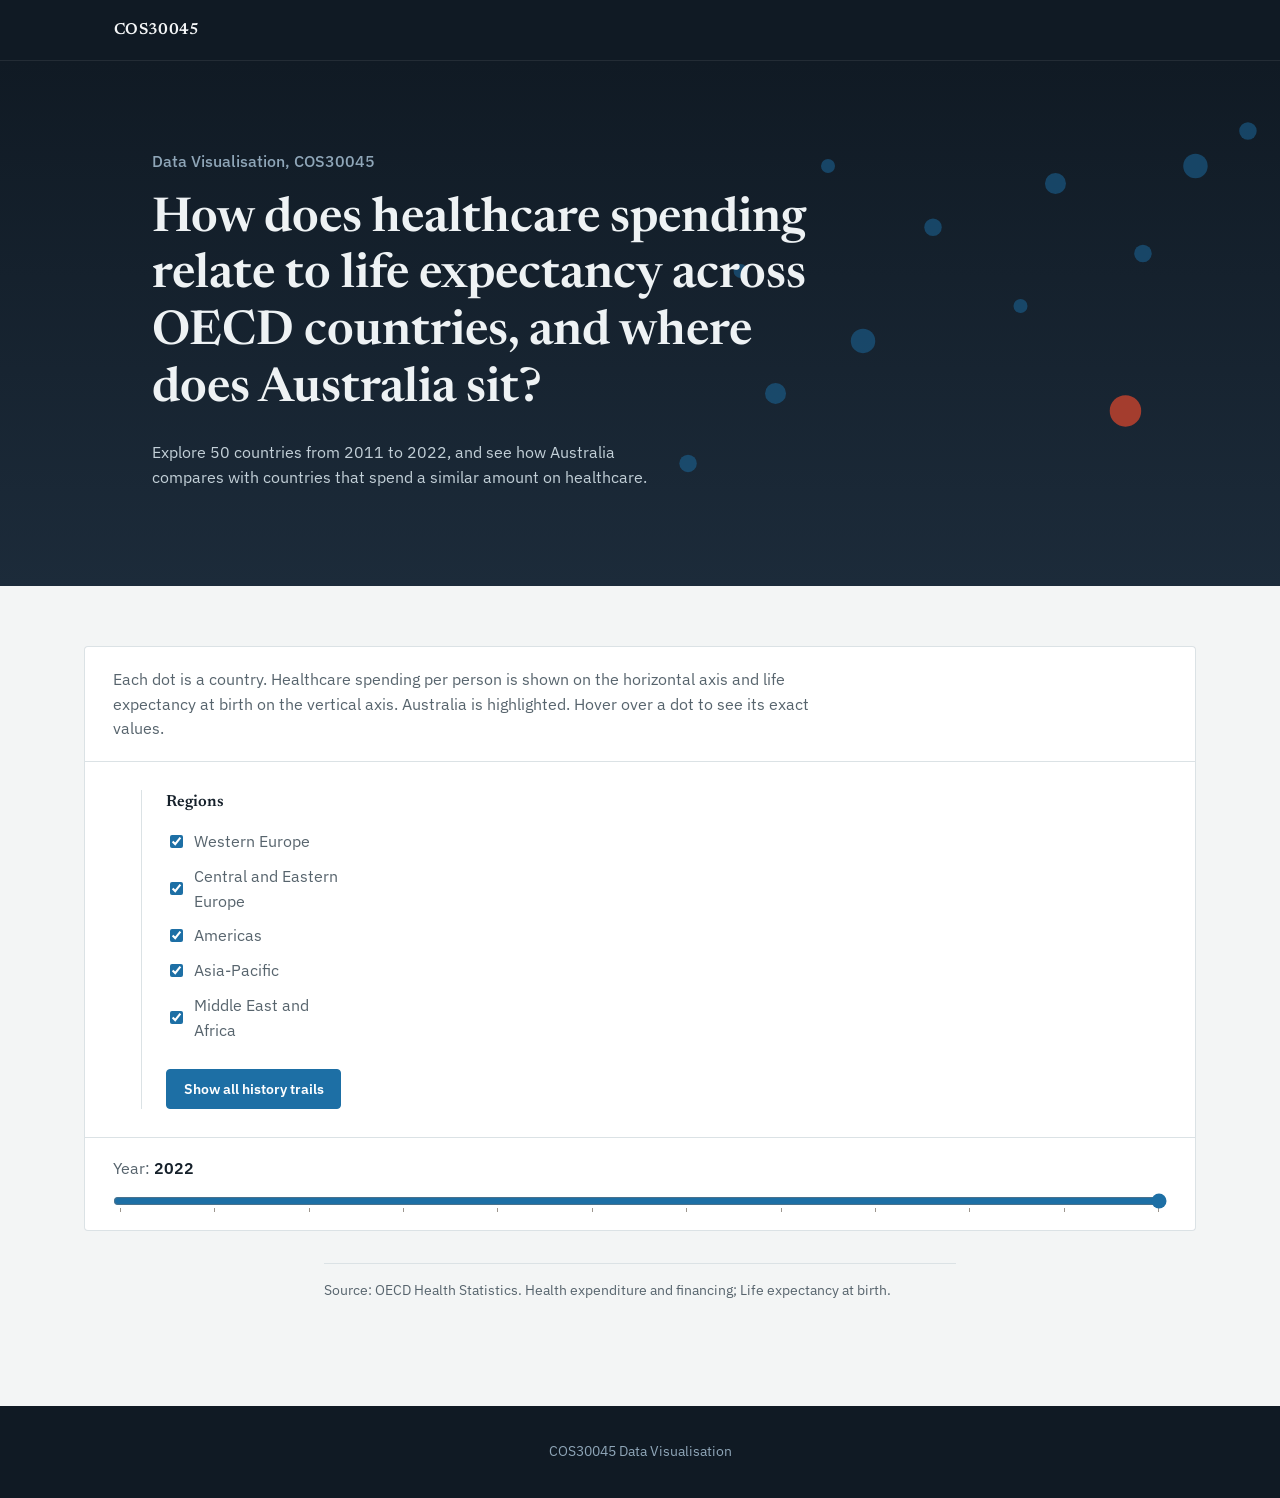
<file: index.html>
<!DOCTYPE html>
<html lang="en">
<head>
    <meta charset="UTF-8">
    <meta name="viewport" content="width=device-width, initial-scale=1.0">
    <title>Australia in Context: Healthcare Spending and Life Expectancy</title>
    <link href="https://fonts.googleapis.com/css2?family=Newsreader:ital,opsz,wght@0,6..72,500;0,6..72,600;1,6..72,500&family=IBM+Plex+Sans:wght@400;500;600&display=swap" rel="stylesheet">
    <script src="https://d3js.org/d3.v7.min.js"></script>
    <script src="scripts/scatter.js"></script>
    <link rel="stylesheet" href="styles/style.css">
</head>
<body>
    <header class="site-header">
        <div class="header-inner">
            <a class="brand" href="index.html">COS30045</a>
        </div>
    </header>

    <section class="hero">
        <div class="hero-dots" aria-hidden="true">
            <svg viewBox="0 0 400 300">
                <circle cx="40" cy="230" r="5" class="dot dot-blue"></circle>
                <circle cx="90" cy="190" r="6" class="dot dot-blue"></circle>
                <circle cx="70" cy="120" r="4" class="dot dot-blue"></circle>
                <circle cx="140" cy="160" r="7" class="dot dot-blue"></circle>
                <circle cx="180" cy="95" r="5" class="dot dot-blue"></circle>
                <circle cx="230" cy="140" r="4" class="dot dot-blue"></circle>
                <circle cx="250" cy="70" r="6" class="dot dot-blue"></circle>
                <circle cx="300" cy="110" r="5" class="dot dot-blue"></circle>
                <circle cx="330" cy="60" r="7" class="dot dot-blue"></circle>
                <circle cx="360" cy="40" r="5" class="dot dot-blue"></circle>
                <circle cx="120" cy="60" r="4" class="dot dot-blue"></circle>
                <circle cx="290" cy="200" r="9" class="dot dot-red"></circle>
            </svg>
        </div>
        <div class="hero-inner">
            <p class="hero-pretitle">Data Visualisation, COS30045</p>
            <h1>How does healthcare spending relate to life expectancy across OECD countries, and where does Australia sit?</h1>
            <p class="hero-sub">
                Explore 50 countries from 2011 to 2022, and see how Australia compares with countries that spend a similar amount on healthcare.
            </p>
        </div>
    </section>

    <main>
        <section class="vis-panel">
            <section class="intro">
                <p>
                    Each dot is a country. Healthcare spending per person is shown on the
                    horizontal axis and life expectancy at birth on the vertical axis.
                    Australia is highlighted. Hover over a dot to see its exact values.
                </p>
            </section>
            <div id="visArea">
                <div id="chart"></div>

                <div id="regionFilter">
                    <h3>Regions</h3>
                    <label><input type="checkbox" class="regionBox" value="Western Europe" checked> Western Europe</label>
                    <label><input type="checkbox" class="regionBox" value="Central and Eastern Europe" checked> Central and Eastern Europe</label>
                    <label><input type="checkbox" class="regionBox" value="Americas" checked> Americas</label>
                    <label><input type="checkbox" class="regionBox" value="Asia-Pacific" checked> Asia-Pacific</label>
                    <label><input type="checkbox" class="regionBox" value="Middle East and Africa" checked> Middle East and Africa</label>

                    <button id="allTrailsBtn" type="button" aria-pressed="false">Show all history trails</button>
                </div>
            </div>

            <div id="controls">
                <label for="yearSlider">Year: <span id="yearLabel">2022</span></label>
                <input type="range" id="yearSlider" min="2011" max="2022" value="2022" step="1" list="yearTicks">
                <datalist id="yearTicks">
                    <option value="2011"></option>
                    <option value="2012"></option>
                    <option value="2013"></option>
                    <option value="2014"></option>
                    <option value="2015"></option>
                    <option value="2016"></option>
                    <option value="2017"></option>
                    <option value="2018"></option>
                    <option value="2019"></option>
                    <option value="2020"></option>
                    <option value="2021"></option>
                    <option value="2022"></option>
                </datalist>
            </div>
        </section>

        <section class="sources">
            <p>
                Source: OECD Health Statistics. Health expenditure and financing;
                Life expectancy at birth.
            </p>
        </section>
    </main>

    <footer class="site-footer">
        <p>COS30045 Data Visualisation</p>
    </footer>

    <script>
        scatterPlot();
    </script>

    <div id="tooltip"></div>
</body>
</html>
</file>
<file: styles/style.css>
:root {
	--ink: #16212b;
	--muted: #57646d;
	--paper: #f3f5f5;
	--panel: #ffffff;
	--line: #dbe2e5;
	--navy: #101a24;
	--navy-soft: #1c2b3a;
	--blue: #1d6fa5;
	--blue-soft: #dfeaf2;
	--blue-dark: #155a87;
	--red: #c6432e;
	--serif: 'Newsreader', Georgia, serif;
	--sans: 'IBM Plex Sans', 'Segoe UI', sans-serif;
	--radius: 0.25rem;
	--gutter: 1.5rem;
	--text-sm: 0.85rem;
	--content-header: 68.75rem;
	--content-hero: 45rem;
	--content-copy: 42.5rem;
	--content-wide: 72.5rem;
}

* {
	box-sizing: border-box;
}

html {
	scroll-behavior: smooth;
}

body {
	margin: 0;
	min-height: 100vh;
	display: flex;
	flex-direction: column;
	background: var(--paper);
	color: var(--ink);
	font-family: var(--sans);
	line-height: 1.55;
}

a {
	color: inherit;
}

main {
	margin: var(--gutter);
}

.site-header {
	position: sticky;
	top: 0;
	z-index: 100;
	background: var(--navy);
	border-bottom: 1px solid rgba(255, 255, 255, 0.08);
}

.header-inner {
	max-width: var(--content-header);
	margin: 0 auto;
	padding: 0 var(--gutter);
	height: 3.75rem;
	display: flex;
	align-items: center;
	justify-content: space-between;
}

.brand {
	font-family: var(--serif);
	font-weight: 600;
	font-size: 1rem;
	letter-spacing: 0.02em;
	color: #f4f6f7;
	text-decoration: none;
}

.hero {
	position: relative;
	background: linear-gradient(180deg, var(--navy) 0%, var(--navy-soft) 100%);
	color: #eef2f4;
	overflow: hidden;
}

.hero-inner {
	position: relative;
	z-index: 2;
	max-width: var(--content-hero);
	margin: 0 10%;
	padding: 5.5rem var(--gutter) 6rem;
}

.hero-pretitle {
	margin: 0 0 1.125rem;
	font-family: var(--sans);
	font-size: 1rem;
	color: #8fa6b8;
	font-weight: 500;
}

.hero h1 {
	font-family: var(--serif);
	font-weight: 600;
	font-size: clamp(2rem, 4.2vw, 3rem);
	line-height: 1.18;
	margin: 0 0 1.375rem;
}

.hero-sub {
	font-size: 1rem;
	color: #c3d0d8;
	max-width: 52ch;
	margin: 0;
}

.hero-dots {
	position: absolute;
	right: -2.5rem;
	top: 0;
	width: 55%;
	height: 100%;
	opacity: 0.9;
	z-index: 1;
}

.hero-dots svg {
	width: 100%;
	height: 100%;
}

.dot-blue { fill: var(--blue); opacity: 0.55; }
.dot-red { fill: var(--red); opacity: 0.9; }

.intro {
	padding: 1.25rem 1.75rem;
	background: var(--panel);
	border: 1px solid var(--line);
	border-bottom: none;
	border-radius: var(--radius) var(--radius) 0 0;
}

.intro p {
	margin: 0;
	max-width: 70ch;
	font-size: 1rem;
	color: var(--muted);
}

.vis-panel {
	max-width: var(--content-wide);
	margin: 2.25rem auto 0;
	padding: 0 var(--gutter);
}

#visArea {
	display: flex;
	align-items: flex-start;
	gap: 1.75rem;
	background: var(--panel);
	border: 1px solid var(--line);
	border-radius: 0;
	padding: 1.75rem;
	overflow-x: auto;
}

#chart {
	flex: 0 0 auto;
}

#chart svg {
	display: block;
}

#regionFilter {
	flex: 0 0 12.5rem;
	flex-shrink: 0;
	border-left: 1px solid var(--line);
	padding-left: var(--gutter);
}

#regionFilter h3 {
	font-family: var(--serif);
	font-weight: 600;
	font-size: 1rem;
	margin: 0 0 0.875rem;
}

#regionFilter label {
	display: flex;
	align-items: center;
	gap: 0.5rem;
	margin-bottom: 0.625rem;
	font-size: 1rem;
	color: var(--muted);
}

#regionFilter input {
	accent-color: var(--blue);
}

#controls {
	max-width: var(--content-wide);
	min-width: 0;
	margin: 0;
	padding: 1.125rem 1.75rem;
	background: var(--panel);
	border: 1px solid var(--line);
	border-top: none;
	border-radius: 0 0 var(--radius) var(--radius);
}

#controls label {
	display: block;
	font-size: 1rem;
	color: var(--muted);
	margin-bottom: 0.625rem;
}

#yearLabel {
	color: var(--ink);
	font-weight: 600;
}

#yearSlider {
	accent-color: var(--blue);
	display: block;
	width: 100%;
	max-width: 100%;
	margin: 0;
}

.sources {
	max-width: var(--content-copy);
	margin: 2rem auto 5rem;
	padding: 0 var(--gutter);
}

.sources p {
	font-size: var(--text-sm);
	color: var(--muted);
	border-top: 1px solid var(--line);
	padding-top: 1rem;
}

.site-footer {
	background: var(--navy);
	color: #8fa6b8;
	text-align: center;
	padding: 1.375rem var(--gutter);
	font-size: var(--text-sm);
}

@media (max-width: 45em) {
	#visArea {
		flex-direction: column;
	}

	#regionFilter {
		border-left: none;
		border-top: 1px solid var(--line);
		padding-left: 0;
		padding-top: 1.25rem;
		width: 100%;
	}

	.hero-dots {
		display: none;
	}

	.hero-inner {
		padding: 4rem var(--gutter) 4.5rem;
	}
}

#tooltip {
    position: absolute;
    display: none;
    background: white;
    border: 1px solid #999;
    border-radius: var(--radius);
    padding: 8px 10px;
    font-size: var(--text-sm);
    pointer-events: none;
    box-shadow: 0 0.125rem 0.375rem rgba(0, 0, 0, 0.2);
}

#allTrailsBtn {
	margin-top: 1rem;
	width: 100%;
	padding: 0.625rem 0.75rem;
	font-family: var(--sans);
	font-size: var(--text-sm);
	font-weight: 600;
	color: #ffffff;
	background: var(--blue);
	border: 1px solid var(--blue);
	border-radius: var(--radius);
	cursor: pointer;
	transition: background 0.2s ease, border-color 0.2s ease;
}

#allTrailsBtn:hover {
	background: var(--blue-dark);
	border-color: var(--blue-dark);
}

#allTrailsBtn[aria-pressed="true"] {
	background: var(--panel);
	color: var(--blue);
}

#allTrailsBtn[aria-pressed="true"]:hover {
	background: var(--blue-soft);
}
</file>
